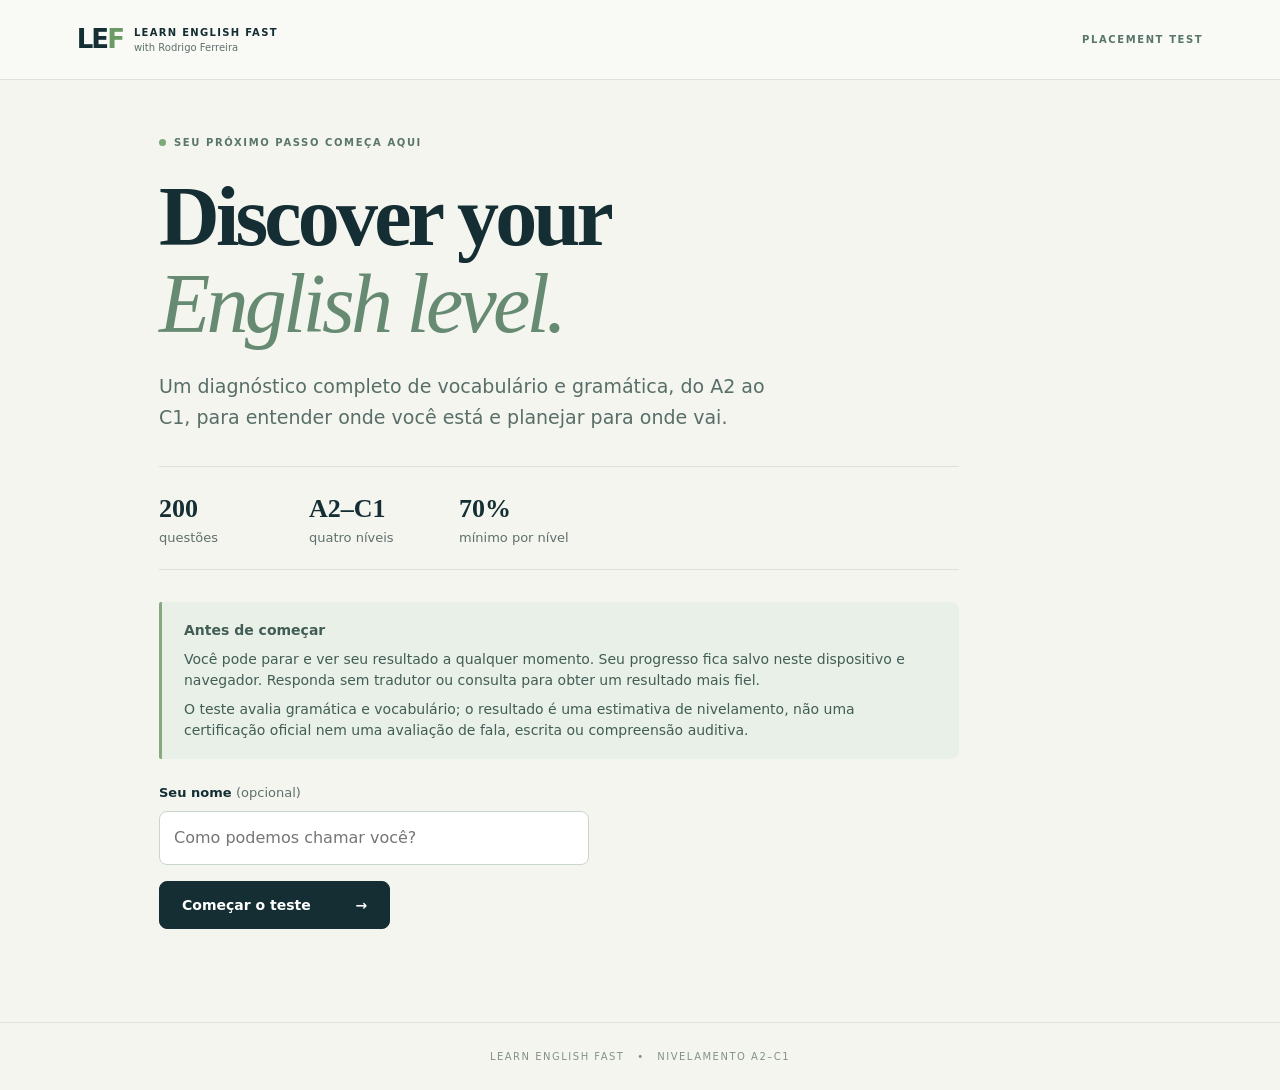
<file: teste-de-nivel.html>
<!doctype html><html lang="pt-BR"><head><meta charset="utf-8"><meta name="viewport" content="width=device-width,initial-scale=1"><meta name="theme-color" content="#102b32"><meta name="description" content="Descubra seu nível de inglês, do A2 ao C1, com 200 questões contextualizadas."><title>English Level Test | Rodrigo Ferreira</title><style>
:root{--ink:#142e33;--mint:#d6f0df;--accent:#dcf66d;--paper:#f5f5ef;--sub:#5e706d;--line:#d9e1da}*{box-sizing:border-box}body{margin:0;background:var(--paper);color:var(--ink);font:16px/1.5 system-ui,-apple-system,BlinkMacSystemFont,'Segoe UI',sans-serif}header{height:80px;padding:0 max(6vw,24px);display:flex;align-items:center;justify-content:space-between;border-bottom:1px solid #dbe3da;background:#f9faf5}.brand{display:flex;align-items:center;gap:11px}.brandmark{font-weight:850;letter-spacing:-2px;font-size:26px}.brandmark span{color:#6b9b65}.brand strong,.brand small{display:block}.brand strong{font-size:10px;letter-spacing:.13em}.brand small{font-size:10px;color:var(--sub)}.header-tag,.eyebrow{font-size:10px;font-weight:800;letter-spacing:.16em;color:#59756c}.eyebrow{display:flex;align-items:center;gap:8px}.eyebrow span{height:7px;width:7px;background:#7da978;border-radius:50%}main{max-width:1010px;margin:auto;padding:55px 24px 80px}.hero{max-width:800px}.hero h1{font-family:Georgia,serif;font-size:clamp(49px,8vw,84px);line-height:1.03;letter-spacing:-.045em;margin:24px 0}.hero h1 em{font-weight:400;color:#668a72}.lead{max-width:630px;font-size:19px;color:#586e68;line-height:1.65}.stats{display:flex;gap:0;margin:32px 0;border-block:1px solid var(--line);padding:22px 0}.stats div{min-width:150px;padding-right:35px}.stats b,.stats small{display:block}.stats b{font-family:Georgia,serif;font-size:26px}.stats small{color:var(--sub);font-size:13px}.notice,.rule{background:#e8f0e7;border-left:3px solid #86aa7e;padding:18px 22px;margin:24px 0;color:#425d55;border-radius:2px 8px 8px 2px;font-size:14px}.notice p,.rule p{margin:8px 0 0}label{font-weight:700;font-size:13px;display:block;margin:22px 0 8px}label span{font-weight:400;color:var(--sub)}input{width:min(430px,100%);display:block;border:1px solid #c9d6cd;background:white;border-radius:8px;padding:14px;font:inherit;margin-bottom:16px}.primary,.secondary{border-radius:8px;padding:15px 22px;font:700 14px system-ui;cursor:pointer}.primary{background:var(--ink);color:#fff;border:1px solid var(--ink)}.primary span{margin-left:40px}.primary:hover{background:#244b4d}.secondary{background:transparent;color:var(--ink);border:1px solid #afc0b6}.secondary:hover{background:#e6eee5}button:disabled{opacity:.42;cursor:not-allowed}.muted{font-size:13px;color:var(--sub)}.quiz-head{display:flex;align-items:end;justify-content:space-between;gap:20px}.quiz-head h2,.result-title h3{font:400 clamp(28px,4vw,42px)/1.12 Georgia,serif;letter-spacing:-.03em;margin:14px 0 8px}.quiz-head p{color:var(--sub);margin:0}.counter{white-space:nowrap;color:#778c82}.counter b{font:40px Georgia;color:var(--ink)}.progress{height:7px;background:#dce6da;border-radius:10px;margin:25px 0 8px;overflow:hidden}.progress div{height:100%;background:#7ba27e;transition:width .25s}.progress-meta{display:flex;justify-content:space-between;color:#72847c;font-size:12px}.question-card{background:white;border:1px solid #e1e9e0;border-radius:15px;padding:clamp(22px,5vw,45px);margin-top:32px;box-shadow:0 12px 45px #163b2709}.question-meta{display:flex;gap:8px}.question-meta span{font-size:11px;letter-spacing:.07em;font-weight:800;text-transform:uppercase;background:#e9f2e8;color:#557a60;padding:6px 10px;border-radius:5px}.question-card h3{font:400 clamp(23px,3.3vw,32px)/1.35 Georgia,serif;letter-spacing:-.015em;margin:24px 0 28px}.option{width:100%;text-align:left;display:flex;align-items:center;gap:16px;background:#fff;border:1px solid #dce5dd;border-radius:9px;padding:13px 15px;margin:10px 0;font:16px/1.35 system-ui;color:var(--ink);cursor:pointer}.option:hover{border-color:#8da994;background:#f7faf6}.option[aria-checked=true]{border-color:#446f57;background:#e9f4e9;box-shadow:0 0 0 1px #446f57}.letter{display:grid;place-items:center;flex:none;width:32px;height:32px;border-radius:6px;background:#edf2ed;font-size:12px;font-weight:800}.option[aria-checked=true] .letter{background:#244e3c;color:white}.nav{display:flex;align-items:center;justify-content:space-between;gap:12px;margin:22px 0}.nav #nav-hint{font-size:12px;color:var(--sub);text-align:center}.text-button{border:0;background:transparent;color:#60776c;text-decoration:underline;cursor:pointer;font:14px system-ui;padding:8px 0}.result-hero{background:#102f33;color:white;padding:clamp(28px,6vw,60px);border-radius:16px 16px 0 0}.result-hero .eyebrow{color:#a7c8b2}.result-hero h2{font:42px Georgia;margin:20px 0 8px}.result-hero p{color:#c4d7ce;max-width:620px}.grade{font:clamp(55px,9vw,88px) Georgia;color:var(--accent);line-height:1.05;margin:20px 0}.result-body{background:white;padding:clamp(24px,5vw,45px);border:1px solid #e0e8df;border-top:0;border-radius:0 0 16px 16px}.result-title{display:flex;justify-content:space-between;align-items:end;gap:10px;margin-bottom:24px}.result-title>b{white-space:nowrap;color:#50715d}.row{display:grid;grid-template-columns:50px 1fr 90px;gap:15px;align-items:center;padding:18px 0;border-bottom:1px solid #e6ece5}.row>b{font:24px Georgia}.row-title{display:flex;justify-content:space-between;font-size:13px;gap:5px}.row-track{height:7px;background:#e8eee6;border-radius:10px;margin-top:8px}.row-track i{display:block;height:100%;background:#81aa84;border-radius:10px}.row-status{text-align:right;font-size:12px;color:var(--sub)}.result-actions{display:flex;gap:12px;align-items:center;flex-wrap:wrap}footer{padding:26px;text-align:center;border-top:1px solid #dbe3da;font-size:10px;letter-spacing:.15em;color:#819288}footer span{padding:0 8px}button:focus-visible,input:focus-visible{outline:3px solid #95bd78;outline-offset:3px}[hidden]{display:none!important}@media(max-width:600px){header{height:70px}.header-tag{font-size:9px}main{padding:37px 18px 60px}.stats{gap:14px}.stats div{min-width:0;flex:1;padding:0}.stats b{font-size:22px}.stats small{font-size:11px}.lead{font-size:17px}.nav #nav-hint{display:none}.progress-meta{font-size:10px}.question-card{margin-top:22px}.row{grid-template-columns:40px 1fr 67px;gap:8px}.row-status{font-size:10px}.result-actions .primary,.result-actions .secondary{width:100%}}
.quiz-actions{display:flex;align-items:center;justify-content:space-between;gap:14px;margin-top:24px}.stop-button{background:#fff;border:1px solid #9caf9e;color:#224b3c;border-radius:8px;padding:12px 16px;font:700 14px system-ui;cursor:pointer}.stop-button:hover{background:#e7f1e6}.result-actions button[hidden]{display:none}@media(max-width:600px){.quiz-actions{align-items:flex-start;flex-direction:column}.stop-button{width:100%}}

</style></head><body>
<header><div class="brand"><span class="brandmark">LE<span>F</span></span><div><strong>LEARN ENGLISH FAST</strong><small>with Rodrigo Ferreira</small></div></div><span class="header-tag">PLACEMENT TEST</span></header>
<main><section id="intro" class="panel hero"><div class="eyebrow"><span></span> SEU PRÓXIMO PASSO COMEÇA AQUI</div><h1>Discover your<br><em>English level.</em></h1><p class="lead">Um diagnóstico completo de vocabulário e gramática, do A2 ao C1, para entender onde você está e planejar para onde vai.</p><div class="stats"><div><b>200</b><small>questões</small></div><div><b>A2–C1</b><small>quatro níveis</small></div><div><b>70%</b><small>mínimo por nível</small></div></div><div class="notice"><strong>Antes de começar</strong><p>Você pode parar e ver seu resultado a qualquer momento. Seu progresso fica salvo neste dispositivo e navegador. Responda sem tradutor ou consulta para obter um resultado mais fiel.</p><p>O teste avalia gramática e vocabulário; o resultado é uma estimativa de nivelamento, não uma certificação oficial nem uma avaliação de fala, escrita ou compreensão auditiva.</p></div><label for="name">Seu nome <span>(opcional)</span></label><input id="name" type="text" maxlength="80" placeholder="Como podemos chamar você?" autocomplete="name"><button id="start" class="primary">Começar o teste <span>→</span></button><p id="resume-note" class="muted"></p></section>
<section id="quiz" hidden><div class="quiz-head"><div><div class="eyebrow"><span></span> ENGLISH LEVEL TEST</div><h2>Uma questão de cada vez.</h2><p>Escolha a alternativa que completa a frase de forma mais adequada.</p></div><div class="counter"><b id="counter">01</b><span> / 200</span></div></div><div class="progress"><div id="bar"></div></div><div class="progress-meta"><span id="done"></span><span>Progresso salvo automaticamente</span></div><div class="question-card"><div class="question-meta"><span id="level"></span><span id="category"></span></div><h3 id="question"></h3><div id="options" role="radiogroup" aria-label="Alternativas"></div></div><div class="nav"><button id="previous" class="secondary">← Anterior</button><span id="nav-hint">Escolha uma alternativa para continuar</span><button id="next" class="primary">Próxima →</button></div><div class="quiz-actions"><button id="stop" class="stop-button">Parar e ver meu resultado</button><button id="quit" class="text-button">Voltar ao início</button></div></section>
<section id="result" hidden><div class="result-hero"><div class="eyebrow"><span></span> <span id="result-kind">RESULTADO</span></div><h2>Seu resultado<span id="result-name"></span></h2><p>Nível apurado de gramática e vocabulário</p><div id="grade" class="grade"></div><p id="interpretation"></p></div><div class="result-body"><div class="result-title"><div><div class="eyebrow"><span></span> SEU DESEMPENHO</div><h3>O caminho até o resultado</h3></div><b id="total"></b></div><div id="breakdown"></div><div class="rule"><strong>Como o nível é calculado?</strong><p>Um nível só é validado quando todas as suas questões foram respondidas com pelo menos 70% de acertos e todos os níveis anteriores também foram validados. O desempenho em um bloco incompleto aparece no relatório, mas não promove o aluno. Questões não respondidas não são erros.</p><p>Acertos elevados em níveis posteriores não superam uma reprovação anterior e, por si só, não provam que houve chutes. Este teste indicativo de gramática e vocabulário não substitui uma avaliação completa das quatro habilidades ou certificação oficial.</p></div><div class="result-actions"><button id="continue" class="primary" hidden>Continuar de onde parei →</button><button id="share" class="primary">Compartilhar resultado pelo WhatsApp ↗</button><button id="copy" class="secondary">Copiar resultado</button><button id="restart" class="text-button">Refazer o teste</button></div><p id="copy-msg" class="muted" role="status"></p></div></section></main><footer>LEARN ENGLISH FAST <span>•</span> NIVELAMENTO A2–C1</footer><script>
// Each item: prompt | correct answer | four distractors. Options are shuffled in the interface.
const BANK = {
A2:{v:`
The café is very busy at lunchtime, so we should ___ a table before we arrive.|book|borrow|lend|miss|pack
I can't carry all these bags on my own. Could you give me a ___?|hand|foot|leg|head|finger
Please turn the music down. It's too ___, and the baby is sleeping.|loud|quiet|empty|soft|cheap
My brother works in a hospital and looks after sick people. He is a ___.|nurse|driver|farmer|waiter|pilot
We missed the bus, so we had to ___ for the next one in the rain.|wait|hope|watch|stay|look
I'd like to try this jacket on. Where is the ___ room?|changing|dining|living|waiting|meeting
If you don't know what a word means, look it up in a ___.|dictionary|calendar|menu|magazine|passport
After the long walk, we were very ___, so we stopped for something to drink.|thirsty|hungry|angry|noisy|lazy
The bank is ___ the supermarket and the pharmacy; you can't miss it.|between|under|through|during|behind
Please ___ your shoes before you come into the house; the floor is wet.|take off|get on|put out|turn up|look after
The film was so ___ that everyone in the cinema laughed.|funny|dangerous|expensive|nervous|serious
When it rains, I usually take an ___ with me so I don't get wet.|umbrella|envelope|engine|apartment|island
I left my keys at home, so I couldn't ___ the front door.|unlock|invite|answer|carry|arrive
The opposite of “early” is ___. If you arrive at nine for an eight o'clock meeting, you are ___.|late|slow|near|long|low
My sister's daughter is my ___. She starts school next month.|niece|nephew|aunt|cousin|grandmother`,g:`
Every morning, Daniel ___ the train to work because parking is expensive.|takes|take|is taking|took|has take
Look at those children! They ___ in the garden despite the rain.|are playing|play|played|have play|playing
We ___ a wonderful museum when we visited Lisbon last summer.|visited|visit|are visiting|have visit|visits
There isn't ___ milk left, so please buy some on your way home.|much|many|a few|several|a number
My new flat is ___ than the one I rented last year, but it's farther from work.|bigger|biggest|more big|as bigger|the bigger
If it ___ tomorrow, we'll stay at home and watch a film.|rains|will rain|rained|is rain|would rain
I have lived in this neighbourhood ___ 2020, and I know most of my neighbours.|since|for|during|from|until
You ___ wear a seat belt in the car. It's the law.|must|might|could|would|may not
She ___ to the dentist yesterday because she had a terrible toothache.|went|goes|has gone|go|going
Would you like ___ tea, or would you prefer a glass of water?|some|any|many|a few|an
This is the restaurant ___ we celebrated my parents' anniversary last year.|where|who|whose|what|when is
There were ___ people at the concert that we couldn't find a seat.|so many|so much|too much|much|a little
I don't have a car, but my brother has one and sometimes lends it to ___.|me|I|my|mine|myselfs
We're going to the airport early ___ we don't want to miss our flight.|because|although|unless|but|until
How long ___ you known your best friend? You seem very close.|have|do|are|did|has`},
B1:{v:`
After several failed attempts, Maya finally managed to ___ her driving test.|pass|win|succeed|earn|achieve
I'd like to ___ an appointment with the doctor for next Thursday morning.|make|do|take|put|hold
The flight was ___ because of heavy fog, so passengers waited at the gate for hours.|delayed|avoided|borrowed|collected|reached
Even though the instructions seemed complicated, we managed to ___ how the machine worked.|figure out|give away|bring up|turn down|take after
We've ___ of coffee. Could you pick some up on your way home?|run out|taken off|come across|put up|gone over
I don't ___ with my neighbour about politics, but we remain good friends.|agree|belong|depend|consist|apologise
The hotel offered us a full ___ because our room had not been cleaned.|refund|salary|receipt|fare|wage
The manager asked me to ___ the meeting because she was ill.|attend|assist|pretend|realise|notice
It took Anna a long time to ___ from the flu and feel energetic again.|recover|discover|repair|rescue|relieve
Please ___ the application form carefully and sign it at the bottom.|fill in|look after|bring out|take off|turn into
The company hopes to ___ the amount of plastic used in its packaging.|reduce|refuse|remind|repeat|replace to
My grandfather is very ___. He always remembers birthdays and offers to help.|thoughtful|selfish|careless|stubborn|jealous
The restaurant was fully booked, so we had no ___ but to eat somewhere else.|choice|chance|reason|matter|habit
You should ___ attention to the safety instructions before the plane takes off.|pay|make|give up|do|take
Sam ___ his father: both have the same smile and sense of humour.|takes after|gets over|puts off|looks for|comes up
We decided to ___ the trip until spring, when the weather would be better.|put off|put on|pick up|take over|give in
The city centre is within walking ___ of the hotel, so you won't need a taxi.|distance|length|space|direction|journey
The new employee made a good ___ on everyone during her first week.|impression|expression|description|decision|attention
I was surprised to ___ an old school friend at the airport yesterday.|run into|run out|get away|set off|turn over
The book was so ___ that I finished it in one evening.|engaging|exhausted|embarrassed|disappointed|relaxed
We need to find a practical ___ to the problem before it gets worse.|solution|suggestion|reason|effect|discussion
The concert was cancelled at the last minute, much to the fans' ___.|disappointment|achievement|confidence|pleasure|convenience
Don't forget to ___ the lights when you leave the office tonight.|switch off|take after|come across|look up to|get over
The museum is free to enter, but visitors can make a voluntary ___.|donation|debt|salary|rent|bill
Although their opinions differ, they have a lot in ___ when it comes to music.|common|usual|similar|general|ordinary`,g:`
I've never ___ sushi before, but I'd love to try it tonight.|eaten|ate|eat|eating|been eat
While I ___ dinner, the lights suddenly went out.|was cooking|cooked|have cooked|am cooking|had cook
If I ___ more free time, I would learn to play the piano.|had|have|will have|would have|had had
By the time we got to the station, the train ___.|had left|has left|leaves|was leave|would leaving
The report ___ by the finance team last Friday.|was completed|completed|is completing|has complete|was completing by
She told me that she ___ the project the following week.|would finish|will finish|finishes|has finish|is finish
I enjoy ___ new recipes, even when the results aren't perfect.|trying|to trying|try|tried|to tried
He refused ___ the document until he had read every page.|to sign|signing|sign|to signing|signed
This is the book ___ author won the prize last year.|whose|who|which|where|whom is
You ___ have taken a taxi; the station is only five minutes away on foot.|needn't|mustn't|couldn't|shouldn't to|don't need
I haven't seen my cousins ___ we moved to another city.|since|for|during|until|while
She asked me where ___ the previous weekend.|I had been|had I been|did I go|have I been|was I
The exam was ___ difficult than I had expected, so I finished early.|less|least|more little|as less|few
There's no point ___ about the weather when we can't change it.|complaining|to complain|complain|in complain|complained
Neither the manager nor the employees ___ happy about the sudden change.|were|was|is|has|be
I'm not used to ___ up so early, but the new job starts at seven.|getting|get|got|have got|be get
We stayed inside ___ the weather was beautiful, because we had work to finish.|although|because|so|unless|therefore
The film was ___ interesting that we watched it twice in one weekend.|so|such|too much|enough|such an
You can borrow my car as long as you ___ it back before six.|bring|will bring|would bring|brought to|bringing
The teacher asked the students ___ their phones during the test.|not to use|don't use|not use|to not using|no use
It was ___ interesting book that I recommended it to my whole class.|such an|so an|such|so|too an
The house needs ___ before the new tenants move in.|painting|paint|to painting|painted it|to be paint
I'll call you as soon as I ___ at the hotel this evening.|arrive|will arrive|arrived|would arrive|am arrive
The last time I ___ Julia, she was planning to move abroad.|saw|have seen|had seen|see|have been seeing
I'd rather ___ at home tonight than go out in the rain.|stay|to stay|staying|stayed|to staying`},
B2:{v:`
The committee decided to ___ the proposal until they had more reliable data.|put off|put up with|come down to|take after|bring about
The new evidence ___ doubt on the witness's original account of the incident.|cast|threw off|laid out|placed up|took
As a small business owner, she has to ___ a balance between quality and cost.|strike|hit|catch|draw|reach to
Despite several setbacks, the team managed to ___ the project on time.|carry out|break down|look into|give away|run over
His explanation doesn't quite ___: there are several details that contradict each other.|add up|get by|set off|turn out|take over
The government introduced measures designed to ___ the impact of rising prices.|mitigate|aggravate|provoke|intensify|trigger
The journalist refused to ___ her source, even under considerable pressure.|reveal|conceal|withhold|overlook|preserve
The two sisters have very different personalities, but their values are remarkably ___.|alike|unlike|apart|separate|distinct
The company has a reputation for ___ its promises, even in difficult circumstances.|living up to|getting away with|coming down with|looking down on|falling out with
The witness's statement was not entirely ___ with the physical evidence.|consistent|dependent|responsible|capable|sensitive
The new policy will come into ___ at the beginning of the next financial year.|effect|affect|forceful|actioning|influence
Although the scheme is expensive initially, it should be cost-___ in the long term.|effective|efficiently|worthy|suitable|accurate
Rather than taking his comments personally, try to see them as ___ criticism.|constructive|destructive|irrelevant|superficial|unfounded
The charity relies heavily on volunteers to ___ its activities throughout the year.|carry out|call off|look down on|run out of|fall behind
The proposal was rejected because it failed to take local needs into ___.|account|consideration of|charge|place|effect
She was ___ of the risks, but decided that the opportunity was worth taking.|aware|consciousness|known|familiarised|informed to
The manager asked us to ___ a solution that everyone could accept.|come up with|look down on|get away with|put up to|take out on
His argument is based on the ___ that economic growth will continue indefinitely.|assumption|assurance|consumption|presumption of guilty|exception
The museum's collection ranges from ancient pottery to ___ works of art.|contemporary|temporary|simultaneous|eventual|conventional
The sudden change in policy took staff by ___; nobody had expected it.|surprise|chance|mistake|accident|turn`,g:`
If the company ___ the warning signs earlier, it might have avoided the crisis.|had noticed|noticed|would notice|has noticed|would have noticed
I wish I ___ more carefully before accepting the offer last month.|had thought|thought|would think|have thought|think
Not only ___ the deadline, but she also improved the quality of the report.|did she meet|she met|she did meet|met she|she had meet
The new bridge is expected ___ by the end of next year.|to be completed|to complete|being completed|to have completing|to be completing by
The report, ___ was published yesterday, raises concerns about air quality.|which|that|what|whose|where
No sooner ___ the announcement than complaints began to arrive.|had they made|they had made|did they made|have they make|they made
She suggested ___ the meeting until everyone had read the report.|postponing|to postpone|postpone|that postpone|to postponing
I'd prefer you ___ anyone about our conversation until we have a plan.|didn't tell|don't tell|won't tell|haven't told|not telling
It was only after the interview ___ I realised how nervous I had been.|that|when|which|what|where
He ___ at home: I saw him at the conference a few minutes ago.|can't be|must be|should be|may be|ought be
The more carefully you plan, ___ likely you are to encounter unexpected costs.|the less|less|the least|the fewer|fewer
The company had its offices ___ after the flood damaged the walls.|redecorated|redecorate|redecorating|to redecorate|been redecorated
Despite ___ exhausted, she continued working until the job was done.|being|she was|to be|be|of being
There is little chance of the project ___ completed without additional funding.|being|be|to being|is|having be
He speaks as if he ___ everything, but he rarely checks his facts.|knew|knows|has known|will know|is knowing
___ the heavy traffic, we arrived at the airport with time to spare.|In spite of|Although|However|Nevertheless|Even though
The scientist, ___ research changed the field, received an international award.|whose|who|which|that|whom
Only when the results were published ___ how serious the problem was.|did we understand|we understood|we did understood|understood we|had understood we
She denied ___ the confidential information to anyone outside the company.|having disclosed|to disclose|disclose|to have disclose|of disclose
If you should need any assistance, please ___ the reception desk.|contact|will contact|contacting|to contact|contacted`},
C1:{v:`
The minister's apology did little to ___ public anger over the handling of the crisis.|allay|elicit|incite|exacerbate|provoke
The investigation uncovered evidence that appeared to ___ the official version of events.|undermine|uphold|corroborate|substantiate|reinforce
Although the proposal sounds attractive, it is unlikely to be ___ without additional funding.|viable|liable|complacent|tentative|obsolete
Her account was so ___ that even minor details were supported by independent witnesses.|credible|incredulous|arbitrary|negligible|contentious
The board was reluctant to make a decision on the ___ of incomplete financial information.|basis|grounds for|account|behalf|sake
The report draws a clear ___ between temporary fluctuations and a sustained decline.|distinction|discretion|discrepancy|disposition|distraction
The new evidence may ___ light on why the negotiations collapsed so suddenly.|shed|cast away|bring up|turn off|put out
The director's refusal to answer questions gave ___ to speculation about the company's future.|rise|way out|place|grounding|birthplace
The speaker's account was compelling, but several claims did not ___ up to scrutiny.|stand|hold on|bear out|make|come
The two findings are not necessarily contradictory; they may in fact be ___.|complementary|complimentary|consecutive|compulsory|contentious
When the story appeared in the press, the organisation was forced to ___ the allegations directly.|address|lecture|attend|assist|pronounce
The finance team warned that the costs had been significantly ___. The actual bill was twice the original forecast.|underestimated|overlooked at|overestimated|overstated|underpinned
The government has pledged to ___ down on illegal dumping in protected areas.|crack|break|settle|knock|strike
The committee reached a compromise, but neither side was entirely ___ with the outcome.|satisfied|contentious|reluctant|sceptical|liable
A single dramatic example does not necessarily ___ a broader trend.|establish|dismiss|obscure|contradict|curtail
Her comments were taken out of ___, making her position appear much more extreme than it was.|context|sequence|order|frame|place
The new regulations place a considerable ___ on small firms, which have limited staff and resources.|burden|grant|benefit|surplus|premium
There is a ___ difference between disagreeing with a policy and questioning someone's integrity.|fundamental|negligible|marginal|superficial|trivial
The company is determined to ___ its commitment to reducing emissions with measurable action.|back up|back down|back out of|back away from|back onto
Her account of the negotiations was deliberately ___: she avoided committing herself to either interpretation.|ambiguous|unequivocal|explicit|transparent|definitive
The research findings should be treated with caution: the sample is too small to be ___.|representative|repetitive|respective|receptive|redundant
It was a difficult decision, but in ___ I am glad we chose the more cautious option.|hindsight|advance|return|principle|contrast
The chairman tried to ___ the disagreement, insisting it was merely a misunderstanding.|play down|play up to|play out|play along with|play off against
The findings ___ the need for a more coordinated approach to public health.|underscore|undergo|undertake|undervalue|understate
The minister's proposal met with fierce ___ from groups who feared it would harm rural communities.|opposition|apposition|disposition|composition|proposition
The researchers were careful to ___ between correlation and causation in their conclusions.|differentiate|associate|reconcile|integrate|correspond
The university introduced grants to help students from ___ backgrounds access higher education.|disadvantaged|unaccustomed|unwarranted|unprecedented|unaccountable
The contract contains a ___ allowing either party to terminate the agreement under specified conditions.|clause|phrase|sentence|paragraphing|caption
Her argument rests on a false ___: it assumes that all economic growth benefits everyone equally.|premise|promise|practise|pretextual|preference
The organisation has been accused of turning a blind ___ to repeated safety violations.|eye|ear|hand|face|back
The campaign aims to raise ___ of the long-term effects of air pollution.|awareness|conscious|attention to|acquaintance|notice of
The figures have been adjusted to take inflation into ___, allowing meaningful comparisons over time.|account|considerate|regard of|viewing|mindful
The project's success hinges ___ whether the local community supports it.|on|at|with|for|to
The witness gave an ___ account of what happened, changing key details each time she spoke.|inconsistent|inconsequential|invaluable|inherent|impartial
The board decided to ___ the matter until a full investigation could be completed.|defer|confer|infer|refer to as|prefer
The proposal attracted criticism on the ___ that it would be too expensive to administer.|grounds|basis of|reason|cause|excuse of
A good negotiator knows when to compromise and when to stand their ___.|ground|place|positioning|foot|floor
The journalist questioned whether the apparent improvement was sustainable or merely a short-term ___.|fluctuation|foundation|commitment|entitlement|consensus
The company was forced to ___ its expansion plans after a sharp fall in demand.|scale back|scale up|look into|bring about|follow through on
The company had to ___ a difficult decision: cut costs or postpone its expansion.|make|do|draw|take up|put`,g:`
Had the team been given more time, it ___ a more comprehensive analysis.|could have produced|could produce|will have produced|had produced|would producing
Were the government ___ the tax, many small businesses would be affected.|to increase|increasing|increased|increase|to increased
Under no circumstances ___ confidential information to unauthorised people.|should you disclose|you should disclose|you disclose should|should disclose you|you should to disclose
Not until the final report was released ___ the full extent of the damage.|did we understand|we understood|we had understand|understood we|we did understood
Little ___ that the seemingly minor error would have such serious consequences.|did she suspect|she suspected|she did suspect|suspected she|was she suspect
The committee recommended that every applicant ___ an opportunity to appeal.|be given|is given|was given|has given|being given
It is essential that the documents ___ before the deadline expires.|arrive|arrives|will arrive|arrived to|are arriving to
The new policy is believed ___ a significant effect on recruitment since its introduction.|to have had|to have|having had|to having had|have had
The CEO is reported ___ the country before the investigation began.|to have left|to leave|leaving|having leave|to be left
___ the risks, the climbers decided to continue towards the summit.|Having considered|Considered to|They considering|Having been consider|To having considered
___ all the evidence, the jury reached a unanimous verdict.|Having examined|Being examined|To have examining|Having been examine|Examining by
The proposal was rejected, much to the surprise of those ___ had supported it.|who|whom|whose|which|whoever
Whatever ___, we must ensure that the public receives accurate information.|happens|will happen|would happen|is happened|happen to
Much as I ___ her work, I cannot agree with her conclusions in this article.|admire|am admire|admiring|to admire|admired to
However ___ the task may appear, it can be completed with careful planning.|difficult|difficulty|difficultly|more difficult|the difficult
It is high time the authorities ___ action to address the housing shortage.|took|take|will take|have taken|taking
She talks about the case as though she ___ there herself, although she only read about it.|had been|has been|is|would be|has being
If only we ___ the contract more carefully before signing it last year.|had read|read|would read|have read|are reading
But for the support of her colleagues, she ___ the project on time.|could not have completed|cannot complete|had not completed|does not complete|would not completing
Should you ___ any further information, please do not hesitate to contact us.|require|required|requiring|will require|to require
The more evidence that emerges, the harder it becomes ___ the original explanation.|to defend|defending of|defend|for defending to|having defend
The decision, controversial ___ it was, received the support of a majority of the board.|though|despite|however|although of|nevertheless
Rarely ___ such a clear example of the principle in practice.|have we seen|we have seen|we saw have|saw we|have seen we
Only by examining the original data ___ whether the conclusions are justified.|can we determine|we can determine|we determine can|can determine we|we can to determine
So complex ___ that the committee requested an independent review.|was the issue|the issue was|the issue is being|did the issue|was it issue
No matter how carefully the experiment ___, there is always some margin of error.|is conducted|will conduct|conducting|conducts itself by|has conducting
The manager objected to ___ without having been consulted first.|the proposal being changed|the proposal to change|change the proposal|the proposal be changed|the proposal changed by
The data are insufficient for any firm conclusions ___ at this stage.|to be drawn|drawing|to draw them|being draw|to have drawing
I'd sooner you ___ the matter with anyone until the investigation is complete.|didn't discuss|don't discuss|won't discuss|haven't discuss|not discussing
The project might have succeeded if it ___ adequately funded from the outset.|had been|were|has been|would be|was being to
The regulations apply to all employees, ___ their seniority or length of service.|regardless of|despite of|in spite|although|nevertheless of
___ you choose to respond, please do so before the end of the week.|However|Although|Despite|Whereas|Unless
The meeting was postponed, the chairperson ___ unable to attend.|being|was|had been|is|to was
I would have attended the meeting, but I ___ another appointment at the time.|had|have|would have had|had had been|am having yesterday
The findings, ___ preliminary, suggest that further research is warranted.|though|despite|in spite|however of|notwithstanding of
Hardly ___ the room when the fire alarm went off.|had we entered|we had entered|did we entered|we entered had|have we enter
The proposal is expected to face opposition, ___ from those who fear higher costs.|particularly|particular|particularity|particularised|particulars
There is no evidence ___ the treatment causes the symptoms described in the article.|that|what|whose|of that|whether of
Were it not for the internet, many people ___ access to these resources today.|would not have|would not have had|had not had|will not have|would not having
Notwithstanding ___ from several experts, the proposal was approved.|objections|objecting that|objected to|to object|objectors were`}
};

// Revised placement blueprint: 20 A2, 80 B1, 80 B2 and 20 C1.
BANK.B1.v += `
Please let me know if you need to ___ the reservation; the hotel accepts changes until Friday.|change|exchange|replace with|vary to|convert at
Although the journey was long, the beautiful scenery made it ___ the effort.|worth|worthy|valuable of|deserving|worthwhile of
The museum was closed for repairs, so we had to make other ___.|arrangements|appointments|invitations|relationships|ingredients
We were surprised by the ___ of the lake: the water was clear enough to see the bottom.|depth|height|width|length|weight
Maria decided to ___ a course in photography after borrowing her brother's camera.|take|make|give|do up|bring
The guide warned us to keep an eye ___ our belongings in crowded areas.|on|at|for|to|with
The school is looking for ways to encourage children to take ___ in sport.|part|place|care|notice|turn
I can't hear the announcement clearly. Could you ___ the volume a little?|turn up|turn down|put off|take away|give up
The restaurant has a good ___ for friendly service and fresh food.|reputation|relation|reviewing|representation|recognition of
We were running late, so we decided to ___ a taxi rather than walk to the station.|get|make|do|bring|run
A healthy breakfast can help you ___ your concentration throughout the morning.|maintain|contain|attain to|detain|obtain from
She didn't recognise her former teacher until he ___ her of his name.|reminded|remembered|recalled to|memorised|forgot
The shop assistant offered to ___ the faulty headphones for a new pair.|exchange|refund to|charge|owe|save
Because of the storm, several families were left without electricity for a ___.|while|periodic|time being of|momentary|meanwhile
When you make a mistake, it is useful to learn ___ it instead of blaming someone else.|from|of|at|with|for`;
BANK.B1.g += `
If you ___ me your email address, I'll send you the details this afternoon.|give|will give|gave|would give|giving
We've known each other ___ nearly ten years, ever since we met at university.|for|since|during|from|until
The restaurant ___ we had dinner last night is owned by my friend's sister.|where|who|whose|what|when is
You ___ smoke in here: the sign says it is forbidden throughout the building.|mustn't|don't have to|needn't|could|may
I was tired because I ___ all afternoon before the guests arrived.|had been working|have been working|work|am working|would working
This bag isn't ___ for all the books you want to carry.|big enough|enough big|too big enough|as big than|more enough big
My brother asked me if I ___ help him move house the following weekend.|could|can|will|shall|must to
The children were excited about ___ their grandparents after such a long time.|seeing|see|to see|saw|have see
We won't leave the house until everyone ___ ready to go.|is|will be|would be|was being|be to
I ___ my keys, so I can't open the door. Have you seen them?|have lost|losted|lose|was lose|am lose
The hotel was ___ expensive for us to stay there for a whole week.|too|enough|such|so much|too much of
She has a friend ___ speaks five languages and works as an interpreter.|who|which|where|whose|what
The tickets ___ online before we arrived at the cinema.|had been sold|had sold|were selling by|have sell|are being sell
He said he ___ his homework the day before, so he was free that evening.|had finished|has finished|will finish|finishes|finish
I would go for a walk if it ___ raining so heavily right now.|weren't|isn't|won't be|hasn't been|wouldn't be`;
BANK.B2.v += `
The investigation was launched to ___ the causes of the sudden rise in production costs.|look into|look up to|look down on|look out for|look after
The director decided to ___ the invitation because her schedule was already full.|turn down|turn up|turn into|turn over|turn out
We need to ___ the advantages of the proposal against its possible environmental impact.|weigh|measure up to|balance out of|estimate to|consider for
The new software should make it easier to keep ___ of customer orders and deliveries.|track|trace of|recording|attention|accounting
Her explanation was clear and concise, which helped to ___ any misunderstandings.|clear up|bring up|take up|hold up|make up for
The report highlights a significant ___ between what customers expect and what they actually receive.|gap|breach of|distance to|vacancy|interval of
The children had been looking forward ___ the trip for weeks, so the cancellation was disappointing.|to|for|at|on|with
The board has yet to reach a ___ on whether the business should expand overseas.|decision|determination of|conclusion to|choice of that|resolution of
The company faced a difficult ___: reduce staff numbers or close one of its branches.|choice|opportunity|benefit|advantage|solution
When applying for the role, candidates should provide evidence of relevant ___ rather than simply list their qualifications.|experience|experiment|expectation|expertise of|exposure to a
His comments were intended as a joke, but they ___ offence among several members of the audience.|caused|made|took|did|brought to
Please bear ___ mind that the figures are estimates and may change next month.|in|on|at|with|to
The charity has launched a campaign to draw attention ___ the shortage of affordable housing.|to|for|on|at|with
After years of research, the scientist made a major ___ in the treatment of the disease.|breakthrough|breakdown|breakout|break-in|breakaway
The firm will need to adapt to changing consumer ___ if it wants to remain competitive.|demand|requesting|offer|supply to|commandment
Our plans fell ___ when the venue cancelled the booking at short notice.|through|over|down on|out of|up with
The employee was praised for dealing with the customer's complaint in a calm and ___ manner.|professional|profitable|profession|professing|professedly
The lecture was so technical that some members of the audience found it difficult to follow the speaker's ___.|argument|quarrel|discussion of|speeching|conversation with
The committee will take the views of local residents into ___ before making its final decision.|consideration|considerate|considerable|considering to|considerations of
The recent changes are likely to have a lasting ___ on how people work and communicate.|impact|impression to|consequence of|resulting|affect`;
BANK.B2.g += `
If I ___ about the traffic, I would have left home much earlier this morning.|had known|knew|would know|have known|would have known
By next June, she ___ for the company for ten years.|will have worked|works|had worked|has been working yesterday|will have working
The presentation would have been clearer if the slides ___ so much information.|hadn't contained|didn't contain|haven't contained|wouldn't contain|wouldn't have contain
I regret ___ you that your application has not been successful on this occasion.|to inform|informing to|inform|having inform|to informing
The consultant advised the company ___ its prices before expanding into a new market.|to review|reviewing|review|that to review|to reviewing
You ___ have told me you were coming; I would have prepared a room for you.|should|must|can't|needn't|may not
The lecture was difficult to follow, ___ the speaker provided several examples.|even though|despite|in spite of|because of|owing to
The person to ___ you should address your complaint is the office manager.|whom|who|which|whose|what
This time tomorrow, we ___ over the Atlantic on our way to New York.|will be flying|will fly yesterday|have flown|had been flying|would flown
I would rather you ___ me before borrowing my laptop yesterday.|had asked|asked to|would ask|have asked|are asking
The book is believed ___ into more than thirty languages since it was first published.|to have been translated|to translate|to have translating|being translating|to have translate
He wouldn't be so tired now if he ___ to bed earlier last night.|had gone|went|would go|has gone|would have went
The museum offers free admission on Sundays, ___ makes it popular with local families.|which|what|that|where|whose
___ carefully, the instructions are easy to follow and shouldn't take long to complete.|Read|Reading them|Having read them|To have read them|Being read them
The manager insisted ___ speaking to the customer personally about the complaint.|on|to|at|for|with
Neither the director nor the members of the committee ___ prepared to accept the revised terms.|were|was|is|has|be
The conference was cancelled, ___ several participants had already booked their flights.|although|despite|because of|in spite of|owing to
I can't afford ___ a new car right now, so I'll have the old one repaired.|to buy|buying to|buy|to buying|bought
The project needs ___ by an independent expert before it can go ahead.|to be assessed|to assess|being assess|assessing it|to have assess
Not until she read the message ___ that the meeting had been cancelled.|did she realise|she realised|she did realised|realised she|did realise she`;
// Retain a spread of content and grammar points at the outer levels.
for (const [level, indices] of Object.entries({A2:[0,1,2,3,4,5,6,9,12,14], C1:[0,3,6,9,12,16,20,25,31,38]})) {
  for (const type of ['v','g']) { const lines=BANK[level][type].trim().split('\n'); BANK[level][type]=indices.map(i=>lines[i]).join('\n'); }
}

</script><script>
'use strict';
const levels=['A2','B1','B2','C1'];
const questions=[];
for(const level of levels){const groups=Object.fromEntries(Object.entries(BANK[level]).map(([type,raw])=>[type,raw.trim().split('\n').map(line=>{const [prompt,answer,...wrong]=line.split('|').map(s=>s.trim());return {level,type,prompt,answer,wrong}})]));for(let i=0;i<groups.v.length;i++){questions.push(groups.v[i],groups.g[i]);}}
if(questions.length!==200||questions.some(q=>q.wrong.length!==4))throw Error('Question bank invalid');
const $=id=>document.getElementById(id), storage='lef-placement-2026-v2';
let saved;try{saved=JSON.parse(localStorage.getItem(storage)||'null')}catch{saved=null}
let state=saved&&Array.isArray(saved.answers)&&saved.answers.length===200?saved:{answers:Array(200).fill(null),index:0,name:'',finished:false};
function save(){try{localStorage.setItem(storage,JSON.stringify(state))}catch{}}
function screen(which){for(const id of ['intro','quiz','result'])$(id).hidden=id!==which;window.scrollTo({top:0,behavior:'auto'});}
function shuffled(q,n){const a=[q.answer,...q.wrong];let x=(n+11)*2654435761>>>0;for(let i=a.length-1;i>0;i--){x=(1664525*x+1013904223)>>>0;let j=x%(i+1);[a[i],a[j]]=[a[j],a[i]];}return a;}
function render(){let i=Math.min(199,Math.max(0,state.index)),q=questions[i];state.index=i;$('counter').textContent=String(i+1).padStart(2,'0');$('bar').style.width=(state.answers.filter(x=>x!==null).length/200*100)+'%';$('done').textContent=state.answers.filter(x=>x!==null).length+' de 200 respondidas';$('level').textContent=q.level;$('category').textContent=q.type==='v'?'Vocabulary':'Grammar';$('question').textContent=q.prompt;$('options').replaceChildren();shuffled(q,i).forEach((option,k)=>{let btn=document.createElement('button');btn.type='button';btn.className='option';btn.setAttribute('role','radio');btn.setAttribute('aria-checked',String(state.answers[i]===option));let letter=document.createElement('span');letter.className='letter';letter.textContent='ABCDE'[k];let txt=document.createElement('span');txt.textContent=option;btn.append(letter,txt);btn.onclick=()=>{state.answers[i]=option;save();render()};$('options').append(btn)});$('previous').disabled=i===0;$('next').disabled=state.answers[i]===null;$('next').textContent=i===199?'Ver meu resultado →':'Próxima →';}
function calculate(){
  const scores={};
  for(const l of levels){
    const qs=questions.map((q,i)=>({q,i})).filter(x=>x.q.level===l);
    const answered=qs.filter(({i})=>state.answers[i]!==null);
    const correct=answered.filter(({q,i})=>state.answers[i]===q.answer).length;
    const v=answered.filter(({q})=>q.type==='v'), g=answered.filter(({q})=>q.type==='g');
    scores[l]={correct,total:qs.length,answered:answered.length,v:v.filter(({q,i})=>state.answers[i]===q.answer).length,va:v.length,g:g.filter(({q,i})=>state.answers[i]===q.answer).length,ga:g.length,complete:answered.length===qs.length,pass:answered.length>0&&correct/answered.length>=.7};
  }
  let confirmed=null,blockingLevel=null;
  // A level can only be awarded after its entire block and every prerequisite pass.
  for(const l of levels){
    const s=scores[l];
    if(!s.complete||!s.pass){blockingLevel=l;break;}
    confirmed=l;
  }
  const inconsistent=blockingLevel&&scores[blockingLevel].complete&&!scores[blockingLevel].pass&&levels.slice(levels.indexOf(blockingLevel)+1).some(l=>scores[l].complete&&scores[l].pass);
  return {scores,confirmed,blockingLevel,inconsistent,total:Object.values(scores).reduce((n,s)=>n+s.correct,0),answered:Object.values(scores).reduce((n,s)=>n+s.answered,0)};
}
function rating(r){return r.confirmed||(!r.scores.A2.complete?'A2 em avaliação':'A2 ou abaixo');}
function report(){const r=calculate(),name=state.name.trim();return `Resultado do teste de inglês${name?' — '+name:''}\nClassificação: ${rating(r)}${!r.confirmed?' (sem nível validado)':''}\nTotal: ${r.total}/${r.answered} respondidas (de 200)\n`+levels.map(l=>{const s=r.scores[l];return s.answered?`${l}: ${s.correct}/${s.answered} (${Math.round(s.correct/s.answered*100)}%; ${s.answered}/${s.total} respondidas)${s.complete?'':' — bloco incompleto'}`:`${l}: não iniciado`}).join('\n')+(r.inconsistent?'\nDesempenho incoerente entre níveis: os acertos avançados não elevam a classificação.':'')+'\nSó blocos completos e aprovados em sequência validam um nível. Questões não respondidas não são erros. Resultado indicativo de gramática e vocabulário; não é certificação oficial.';}
function showResult(){
  state.finished=true;save();const r=calculate(),partial=r.answered<200;
  $('result-kind').textContent=partial?'RESULTADO PARCIAL':'TESTE CONCLUÍDO';
  $('result-name').textContent=state.name.trim()?', '+state.name.trim():'';
  $('grade').textContent=rating(r);
  if(!r.answered)$('interpretation').textContent='Ainda não há respostas para estimar seu nível. Continue o teste para obter um resultado.';
  else if(!r.scores.A2.complete)$('interpretation').textContent='O bloco A2 está incompleto. Seus acertos aparecem abaixo, mas ainda não há um nível validado.';
  else if(r.confirmed)$('interpretation').textContent=`Você completou e atingiu 70% em todos os níveis até ${r.confirmed}.${partial?' O próximo bloco incompleto não altera seu nível validado.':''}`;
  else $('interpretation').textContent='O bloco A2 foi concluído com menos de 70% de acertos. Resultados de blocos superiores não elevam a classificação.';
  if(r.inconsistent)$('interpretation').textContent+=' Há desempenho alto em um nível posterior sem a aprovação exigida no nível anterior; isso não é prova de chute e recomenda uma avaliação complementar.';
  $('total').textContent=r.total+' / '+r.answered+' acertos';
  $('breakdown').replaceChildren();let eligible=true;
  for(const l of levels){
    const s=r.scores[l],row=document.createElement('div');row.className='row';
    const label=document.createElement('b');label.textContent=l;
    const middle=document.createElement('div'),title=document.createElement('div');title.className='row-title';
    title.textContent=s.answered?`${s.correct}/${s.answered} acertos · Voc. ${s.v}/${s.va} · Gram. ${s.g}/${s.ga} · ${s.answered}/${s.total} respondidas`:'Nenhuma questão respondida';
    const track=document.createElement('div');track.className='row-track';const fill=document.createElement('i');fill.style.width=(s.answered?s.correct/s.answered*100:0)+'%';track.append(fill);middle.append(title,track);
    const status=document.createElement('div');status.className='row-status';
    status.textContent=!s.answered?'Não iniciado':!eligible?(s.complete&&s.pass?'Sem validação':'Sem progressão'):!s.complete?'Incompleto':(s.pass?'Validado':'Abaixo de 70%');
    if(!s.complete||!s.pass)eligible=false;
    row.append(label,middle,status);$('breakdown').append(row);
  }
  $('continue').hidden=!partial;screen('result');
}
$('name').value=state.name||'';if(state.answers.some(x=>x!==null)){$('start').innerHTML=state.finished?'Ver meu resultado <span>→</span>':'Continuar o teste <span>→</span>';const n=state.answers.filter(x=>x!==null).length;$('resume-note').textContent=state.finished?'Seu resultado anterior está salvo neste navegador.':`Você já respondeu ${n} ${n===1?'questão':'questões'} neste dispositivo.`}
$('start').onclick=()=>{state.name=$('name').value;save();if(state.finished)showResult();else{screen('quiz');render()}};$('previous').onclick=()=>{if(state.index>0){state.index--;save();render();window.scrollTo(0,0)}};$('next').onclick=()=>{if(state.answers[state.index]===null)return;if(state.index<199){state.index++;save();render();window.scrollTo(0,0)}else showResult()};$('stop').onclick=()=>showResult();$('continue').onclick=()=>{state.finished=false;const first=state.answers.findIndex(x=>x===null);if(first>=0)state.index=first;save();screen('quiz');render()};$('quit').onclick=()=>{save();$('start').innerHTML='Continuar o teste <span>→</span>';$('resume-note').textContent='Seu progresso está salvo neste navegador.';screen('intro')};$('restart').onclick=()=>{if(!confirm('Deseja apagar este resultado e começar novamente?'))return;state={answers:Array(200).fill(null),index:0,name:state.name,finished:false};save();screen('quiz');render()};$('share').onclick=()=>{window.open('https://api.whatsapp.com/send?text='+encodeURIComponent(report()),'_blank','noopener')};$('copy').onclick=async()=>{try{await navigator.clipboard.writeText(report());$('copy-msg').textContent='Resultado copiado.'}catch{$('copy-msg').textContent='Não foi possível copiar automaticamente. Use o botão para enviar pelo WhatsApp.'}};

</script></body></html>
</file>
